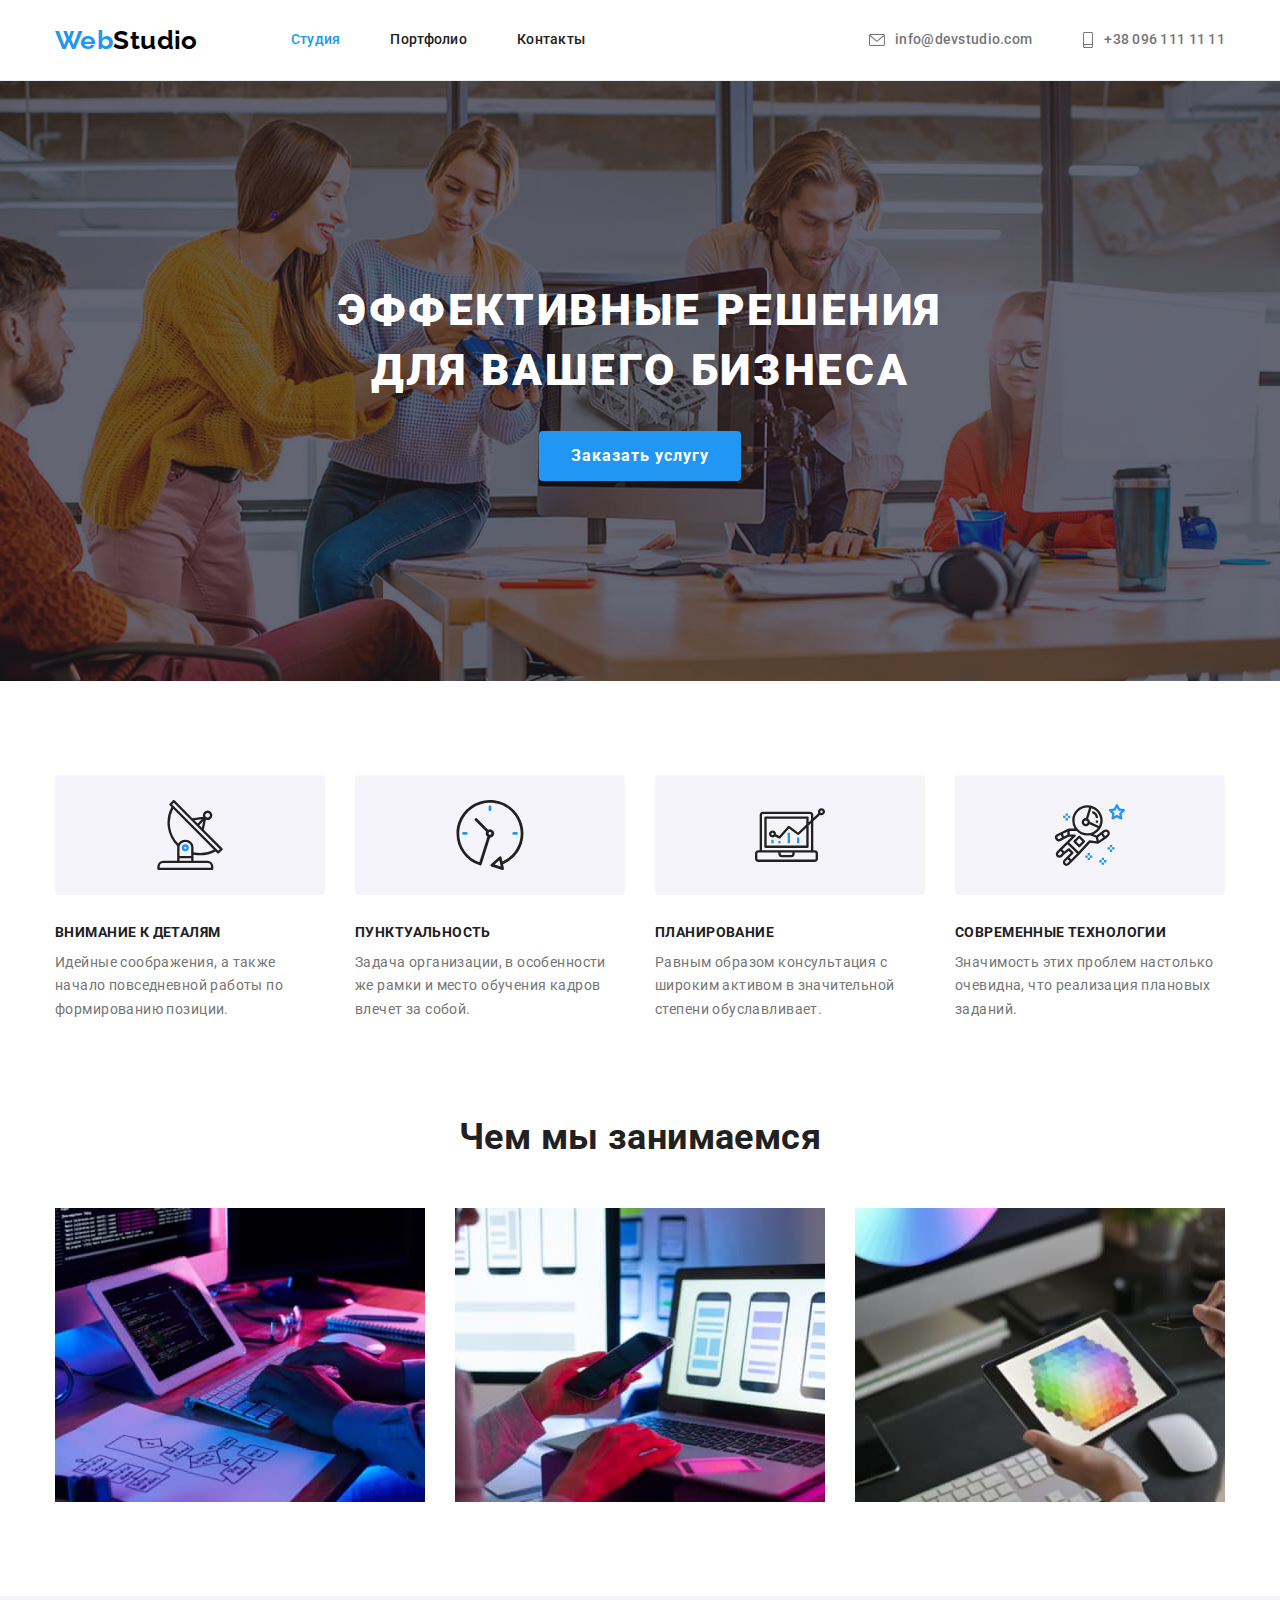
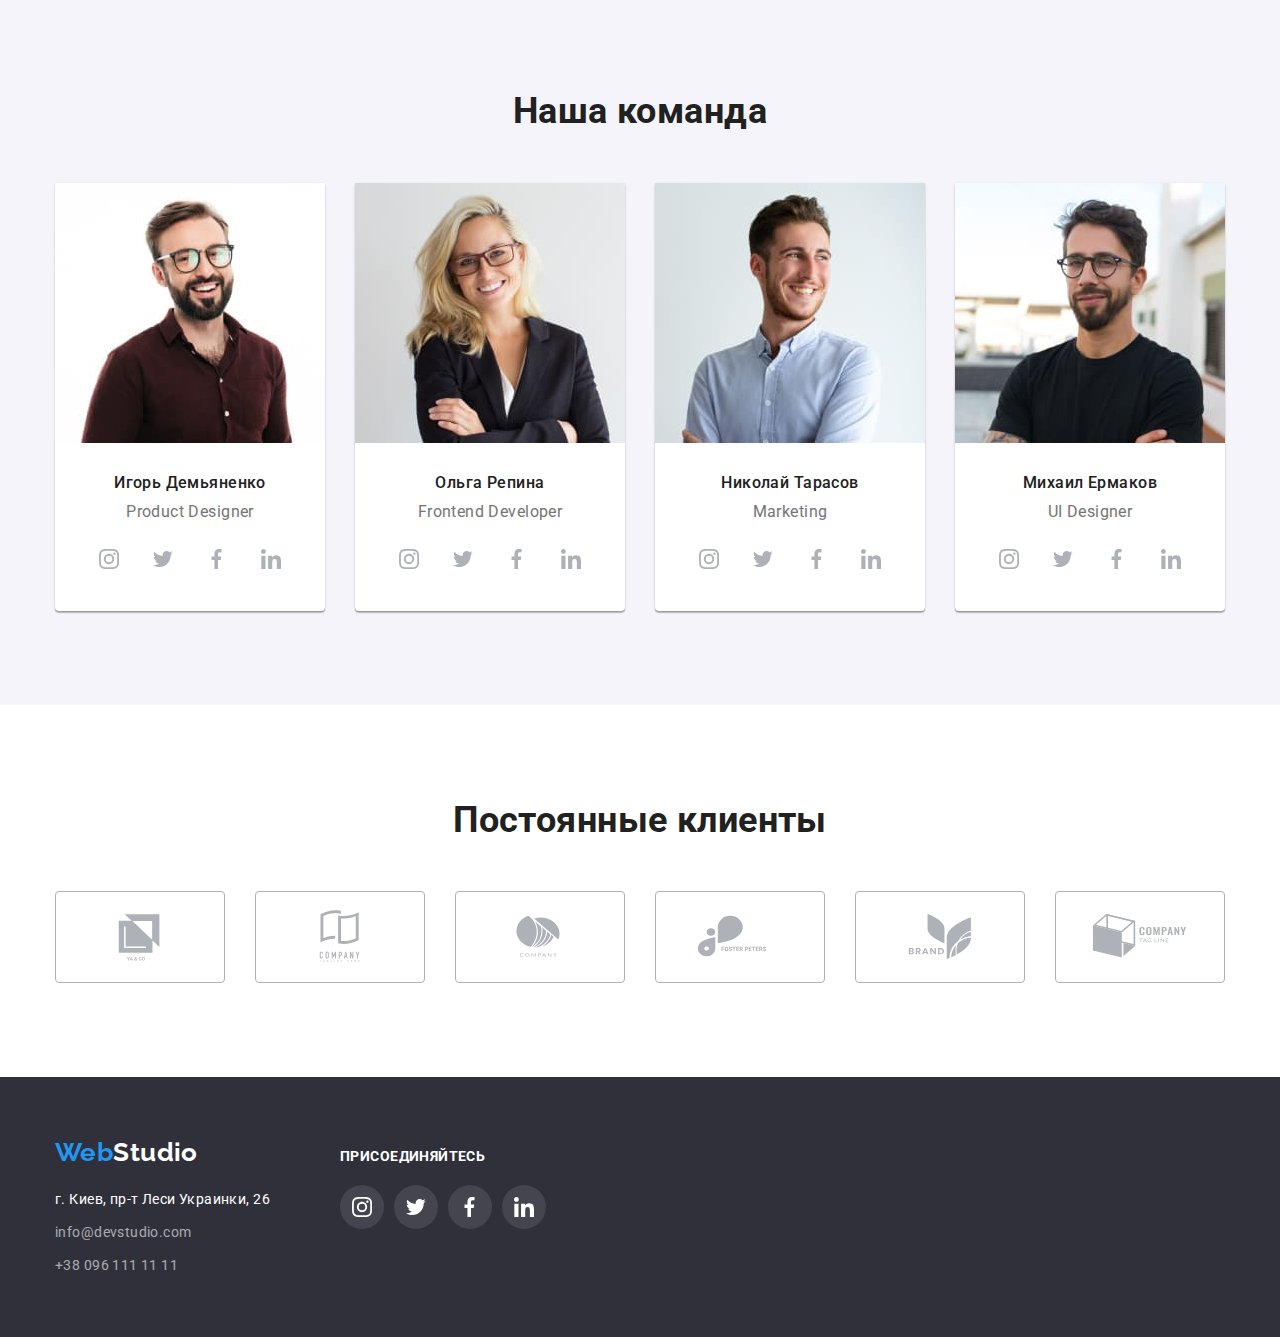
<file: index.html>
<!DOCTYPE html>
<html lang="ru">
  <head>
    <meta charset="UTF-8" />
    <meta http-equiv="X-UA-Compatible" content="IE=edge" />
    <meta name="viewport" content="width=device-width, initial-scale=1.0" />
    <title>Студия</title>
    <link
      rel="stylesheet"
      href="https://cdnjs.cloudflare.com/ajax/libs/modern-normalize/1.1.0/modern-normalize.min.css"
    />
    <link
      href="https://fonts.googleapis.com/css2?family=Raleway:wght@700&family=Roboto:wght@400;500;700;900&display=swap"
      rel="stylesheet"
    />
    <link rel="stylesheet" href="./css/styles.css" />
  </head>
  <body>
    <!-- header сайту -->
    <header class="header">
      <div class="container">
        <div class="header-container-nav">
          <a href="./index.html" class="logo">Web<span class="span-black">Studio</span></a>
          <nav class="header-nav">
            <ul class="header-nav-list">
              <li class="header-nav-item">
                <a href="./index.html" class="header-nav-link nav-active">Студия</a>
              </li>
              <li class="header-nav-item">
                <a href="./portfolio.html" class="header-nav-link">Портфолио</a>
              </li>
              <li class="header-nav-item"><a href="" class="header-nav-link">Контакты</a></li>
            </ul>
          </nav>
        </div>
        <ul class="header-contact-list">
          <li class="header-contact-item">
            <a href="mailto:info@devstudio.com" class="header-contact-link">
              <svg class="header-contact-item-icon" width="16" height="12">
                <use href="./images/icons.svg#icon-mail"></use>
              </svg>
              info@devstudio.com
            </a>
          </li>
          <li class="header-contact-item">
            <a href="tel:+380961111111" class="header-contact-link">
              <svg class="header-contact-item-icon" width="12" height="16">
                <use href="./images/icons.svg#icon-phone"></use>
              </svg>
              +38 096 111 11 11
            </a>
          </li>
        </ul>
      </div>
    </header>

    <!-- main сторінки -->
    <main>
      <!-- Герой -->
      <section class="hero">
        <div class="container">
          <h1 class="hero-title">
            Эффективные решения <br />
            для вашего бизнеса
          </h1>
          <button type="button" class="btn btn-hero">Заказать услугу</button>
        </div>
      </section>

      <!-- Преимущества -->
      <section class="section">
        <div class="container">
          <h2 class="visually-hidden">Преимущества</h2>
          <ul class="advantages-list">
            <li class="advantages-item">
              <div class="advantages-img-bcg">
                <svg class="advantages-img">
                  <use href="./images/icons.svg#icon-antenna"></use>
                </svg>
              </div>
              <h3 class="advantages-title">Внимание к деталям</h3>
              <p class="advantages-desc">
                Идейные соображения, а также начало повседневной работы по формированию позиции.
              </p>
            </li>
            <li class="advantages-item">
              <div class="advantages-img-bcg">
                <svg class="advantages-img">
                  <use href="./images/icons.svg#icon-clock"></use>
                </svg>
              </div>
              <h3 class="advantages-title">Пунктуальность</h3>
              <p class="advantages-desc">
                Задача организации, в особенности же рамки и место обучения кадров влечет за собой.
              </p>
            </li>
            <li class="advantages-item">
              <div class="advantages-img-bcg">
                <svg class="advantages-img">
                  <use href="./images/icons.svg#icon-diagram"></use>
                </svg>
              </div>
              <h3 class="advantages-title">Планирование</h3>
              <p class="advantages-desc">
                Равным образом консультация с широким активом в значительной степени обуславливает.
              </p>
            </li>
            <li class="advantages-item">
              <div class="advantages-img-bcg">
                <svg class="advantages-img">
                  <use href="./images/icons.svg#icon-astronaut"></use>
                </svg>
              </div>
              <h3 class="advantages-title">Современные технологии</h3>
              <p class="advantages-desc">
                Значимость этих проблем настолько очевидна, что реализация плановых заданий.
              </p>
            </li>
          </ul>
        </div>
      </section>

      <!-- Чем мы занимаемся -->
      <section class="section activity-container">
        <div class="container">
          <h2 class="section-title">Чем мы занимаемся</h2>
          <ul class="activity-list">
            <li class="activity-item">
              <img
                src="./images/programming.jpg"
                alt="Процесс создания программного обеспечения"
                width="370"
              />
            </li>
            <li class="activity-item">
              <img src="./images/qa.jpg" alt="Как мы тестируем наши проекты" width="370" />
            </li>
            <li class="activity-item">
              <img
                src="./images/design.jpg"
                alt="Процесс создания индивидуального дизайна"
                width="370"
              />
            </li>
          </ul>
        </div>
      </section>

      <!-- Наша команда -->
      <section class="team section">
        <div class="container">
          <h2 class="section-title">Наша команда</h2>
          <ul class="team-list">
            <li class="team-item">
              <img src="./images/ihor.jpg" alt="Игорь Демьяненко продукт дизайнер" width="270" />
              <div class="team-div-desc">
                <h3 class="team-member-title">Игорь Демьяненко</h3>
                <p class="team-member-desc">Product Designer</p>
                <ul class="social-list">
                  <li class="social-item">
                    <a
                      class="social-link"
                      href="https://www.instagram.com/"
                      target="_blank"
                      rel="noopener noreferrer"
                    >
                      <svg class="social-link-svg">
                        <use href="./images/icons.svg#icon-instagram"></use>
                      </svg>
                    </a>
                  </li>
                  <li class="social-item">
                    <a
                      class="social-link"
                      href="https://twitter.com/"
                      target="_blank"
                      rel="noopener noreferrer"
                    >
                      <svg class="social-link-svg">
                        <use href="./images/icons.svg#icon-twitter"></use>
                      </svg>
                    </a>
                  </li>
                  <li class="social-item">
                    <a
                      class="social-link"
                      href="facebook.com"
                      target="_blank"
                      rel="noopener norferrer"
                    >
                      <svg class="social-link-svg">
                        <use href="./images/icons.svg#icon-facebook"></use>
                      </svg>
                    </a>
                  </li>
                  <li class="social-item">
                    <a
                      class="social-link"
                      href="https://linkedin.com/"
                      target="_blank"
                      rel="noopener noreferrer"
                    >
                      <svg class="social-link-svg">
                        <use href="./images/icons.svg#icon-linkedin"></use>
                      </svg>
                    </a>
                  </li>
                </ul>
              </div>
            </li>
            <li class="team-item">
              <img src="./images/olha.jpg" alt="Ольга Репина фронтент разработчик" width="270" />
              <div class="team-div-desc">
                <h3 class="team-member-title">Ольга Репина</h3>
                <p class="team-member-desc">Frontend Developer</p>
                <ul class="social-list">
                  <li class="social-item">
                    <a
                      class="social-link"
                      href="https://www.instagram.com/"
                      target="_blank"
                      rel="noopener noreferrer"
                    >
                      <svg class="social-link-svg">
                        <use href="./images/icons.svg#icon-instagram"></use>
                      </svg>
                    </a>
                  </li>
                  <li class="social-item">
                    <a
                      class="social-link"
                      href="https://twitter.com/"
                      target="_blank"
                      rel="noopener noreferrer"
                    >
                      <svg class="social-link-svg">
                        <use href="./images/icons.svg#icon-twitter"></use>
                      </svg>
                    </a>
                  </li>
                  <li class="social-item">
                    <a
                      class="social-link"
                      href="facebook.com"
                      target="_blank"
                      rel="noopener norferrer"
                    >
                      <svg class="social-link-svg">
                        <use href="./images/icons.svg#icon-facebook"></use>
                      </svg>
                    </a>
                  </li>
                  <li class="social-item">
                    <a
                      class="social-link"
                      href="https://linkedin.com/"
                      target="_blank"
                      rel="noopener noreferrer"
                    >
                      <svg class="social-link-svg">
                        <use href="./images/icons.svg#icon-linkedin"></use>
                      </svg>
                    </a>
                  </li>
                </ul>
              </div>
            </li>
            <li class="team-item">
              <img src="./images/myhail.jpg" alt="Николай Тарасов маркетинг" width="270" />
              <div class="team-div-desc">
                <h3 class="team-member-title">Николай Тарасов</h3>
                <p class="team-member-desc">Marketing</p>
                <ul class="social-list">
                  <li class="social-item">
                    <a
                      class="social-link"
                      href="https://www.instagram.com/"
                      target="_blank"
                      rel="noopener noreferrer"
                    >
                      <svg class="social-link-svg">
                        <use href="./images/icons.svg#icon-instagram"></use>
                      </svg>
                    </a>
                  </li>
                  <li class="social-item">
                    <a
                      class="social-link"
                      href="https://twitter.com/"
                      target="_blank"
                      rel="noopener noreferrer"
                    >
                      <svg class="social-link-svg">
                        <use href="./images/icons.svg#icon-twitter"></use>
                      </svg>
                    </a>
                  </li>
                  <li class="social-item">
                    <a
                      class="social-link"
                      href="facebook.com"
                      target="_blank"
                      rel="noopener norferrer"
                    >
                      <svg class="social-link-svg">
                        <use href="./images/icons.svg#icon-facebook"></use>
                      </svg>
                    </a>
                  </li>
                  <li class="social-item">
                    <a
                      class="social-link"
                      href="https://linkedin.com/"
                      target="_blank"
                      rel="noopener noreferrer"
                    >
                      <svg class="social-link-svg">
                        <use href="./images/icons.svg#icon-linkedin"></use>
                      </svg>
                    </a>
                  </li>
                </ul>
              </div>
            </li>
            <li class="team-item">
              <img
                src="./images/nikilaj.jpg"
                class="team-member-img"
                alt="Михаил Ермаков дизайнер"
                width="270"
              />
              <div class="team-div-desc">
                <h3 class="team-member-title">Михаил Ермаков</h3>
                <p class="team-member-desc">UI Designer</p>
                <ul class="social-list">
                  <li class="social-item">
                    <a
                      class="social-link"
                      href="https://www.instagram.com/"
                      target="_blank"
                      rel="noopener noreferrer"
                    >
                      <svg class="social-link-svg">
                        <use href="./images/icons.svg#icon-instagram"></use>
                      </svg>
                    </a>
                  </li>
                  <li class="social-item">
                    <a
                      class="social-link"
                      href="https://twitter.com/"
                      target="_blank"
                      rel="noopener noreferrer"
                    >
                      <svg class="social-link-svg">
                        <use href="./images/icons.svg#icon-twitter"></use>
                      </svg>
                    </a>
                  </li>
                  <li class="social-item">
                    <a
                      class="social-link"
                      href="facebook.com"
                      target="_blank"
                      rel="noopener norferrer"
                    >
                      <svg class="social-link-svg">
                        <use href="./images/icons.svg#icon-facebook"></use>
                      </svg>
                    </a>
                  </li>
                  <li class="social-item">
                    <a
                      class="social-link"
                      href="https://linkedin.com/"
                      target="_blank"
                      rel="noopener noreferrer"
                    >
                      <svg class="social-link-svg">
                        <use href="./images/icons.svg#icon-linkedin"></use>
                      </svg>
                    </a>
                  </li>
                </ul>
              </div>
            </li>
          </ul>
        </div>
      </section>

      <!-- Постоянные клиенты -->
      <section class="section">
        <div class="container">
          <h2 class="section-title">Постоянные клиенты</h2>
          <ul class="our-clients">
            <li class="our-clients-item">
              <a href="" class="our-clients-link">
                <svg class="our-clients-logo">
                  <use href="./images/icons.svg#icon-ya-co"></use>
                </svg>
              </a>
            </li>
            <li class="our-clients-item">
              <a href="" class="our-clients-link">
                <svg class="our-clients-logo">
                  <use href="./images/icons.svg#icon-tagline-company"></use>
                </svg>
              </a>
            </li>
            <li class="our-clients-item">
              <a href="" class="our-clients-link">
                <svg class="our-clients-logo">
                  <use href="./images/icons.svg#icon-company"></use>
                </svg>
              </a>
            </li>
            <li class="our-clients-item">
              <a href="" class="our-clients-link">
                <svg class="our-clients-logo">
                  <use href="./images/icons.svg#icon-foster-peters"></use>
                </svg>
              </a>
            </li>
            <li class="our-clients-item">
              <a href="" class="our-clients-link">
                <svg class="our-clients-logo">
                  <use href="./images/icons.svg#icon-brand"></use>
                </svg>
              </a>
            </li>
            <li class="our-clients-item">
              <a href="" class="our-clients-link">
                <svg class="our-clients-logo">
                  <use href="./images/icons.svg#icon-company-tag-line"></use>
                </svg>
              </a>
            </li>
          </ul>
        </div>
      </section>
    </main>

    <!-- footer сайту -->
    <footer class="footer">
      <div class="container">
        <div class="footer-left-container">
          <a href="./index.html" class="logo logo-footer"
            >Web<span class="span-white">Studio</span></a
          >
          <address class="footer-address">
            <ul>
              <li>
                <a
                  href="https://goo.gl/maps/K3Pn72QrReQsGpMP8"
                  class="footer-address-link"
                  target="_blank"
                  rel="noopener noreferrer"
                  >г. Киев, пр-т Леси Украинки, 26</a
                >
              </li>
              <li>
                <a href="mailto:info@devstudio.com" class="footer-contact-link"
                  >info@devstudio.com</a
                >
              </li>
              <li><a href="tel:+380961111111" class="footer-contact-link">+38 096 111 11 11</a></li>
            </ul>
          </address>
        </div>
        <div class="footer-center-container">
          <h3 class="footer-center-title">Присоединяйтесь</h3>
          <ul class="social-list">
            <li class="social-item">
              <a
                class="social-link footer-social"
                href="https://www.instagram.com/"
                target="_blank"
                rel="noopener noreferrer"
              >
                <svg class="social-link-svg">
                  <use href="./images/icons.svg#icon-instagram"></use>
                </svg>
              </a>
            </li>
            <li class="social-item">
              <a
                class="social-link footer-social"
                href="https://twitter.com/"
                target="_blank"
                rel="noopener noreferrer"
              >
                <svg class="social-link-svg">
                  <use href="./images/icons.svg#icon-twitter"></use>
                </svg>
              </a>
            </li>
            <li class="social-item">
              <a
                class="social-link footer-social"
                href="facebook.com"
                target="_blank"
                rel="noopener norferrer"
              >
                <svg class="social-link-svg">
                  <use href="./images/icons.svg#icon-facebook"></use>
                </svg>
              </a>
            </li>
            <li class="social-item">
              <a
                class="social-link footer-social"
                href="https://linkedin.com/"
                target="_blank"
                rel="noopener noreferrer"
              >
                <svg class="social-link-svg">
                  <use href="./images/icons.svg#icon-linkedin"></use>
                </svg>
              </a>
            </li>
          </ul>
        </div>
      </div>
    </footer>
  </body>
</html>
</file>
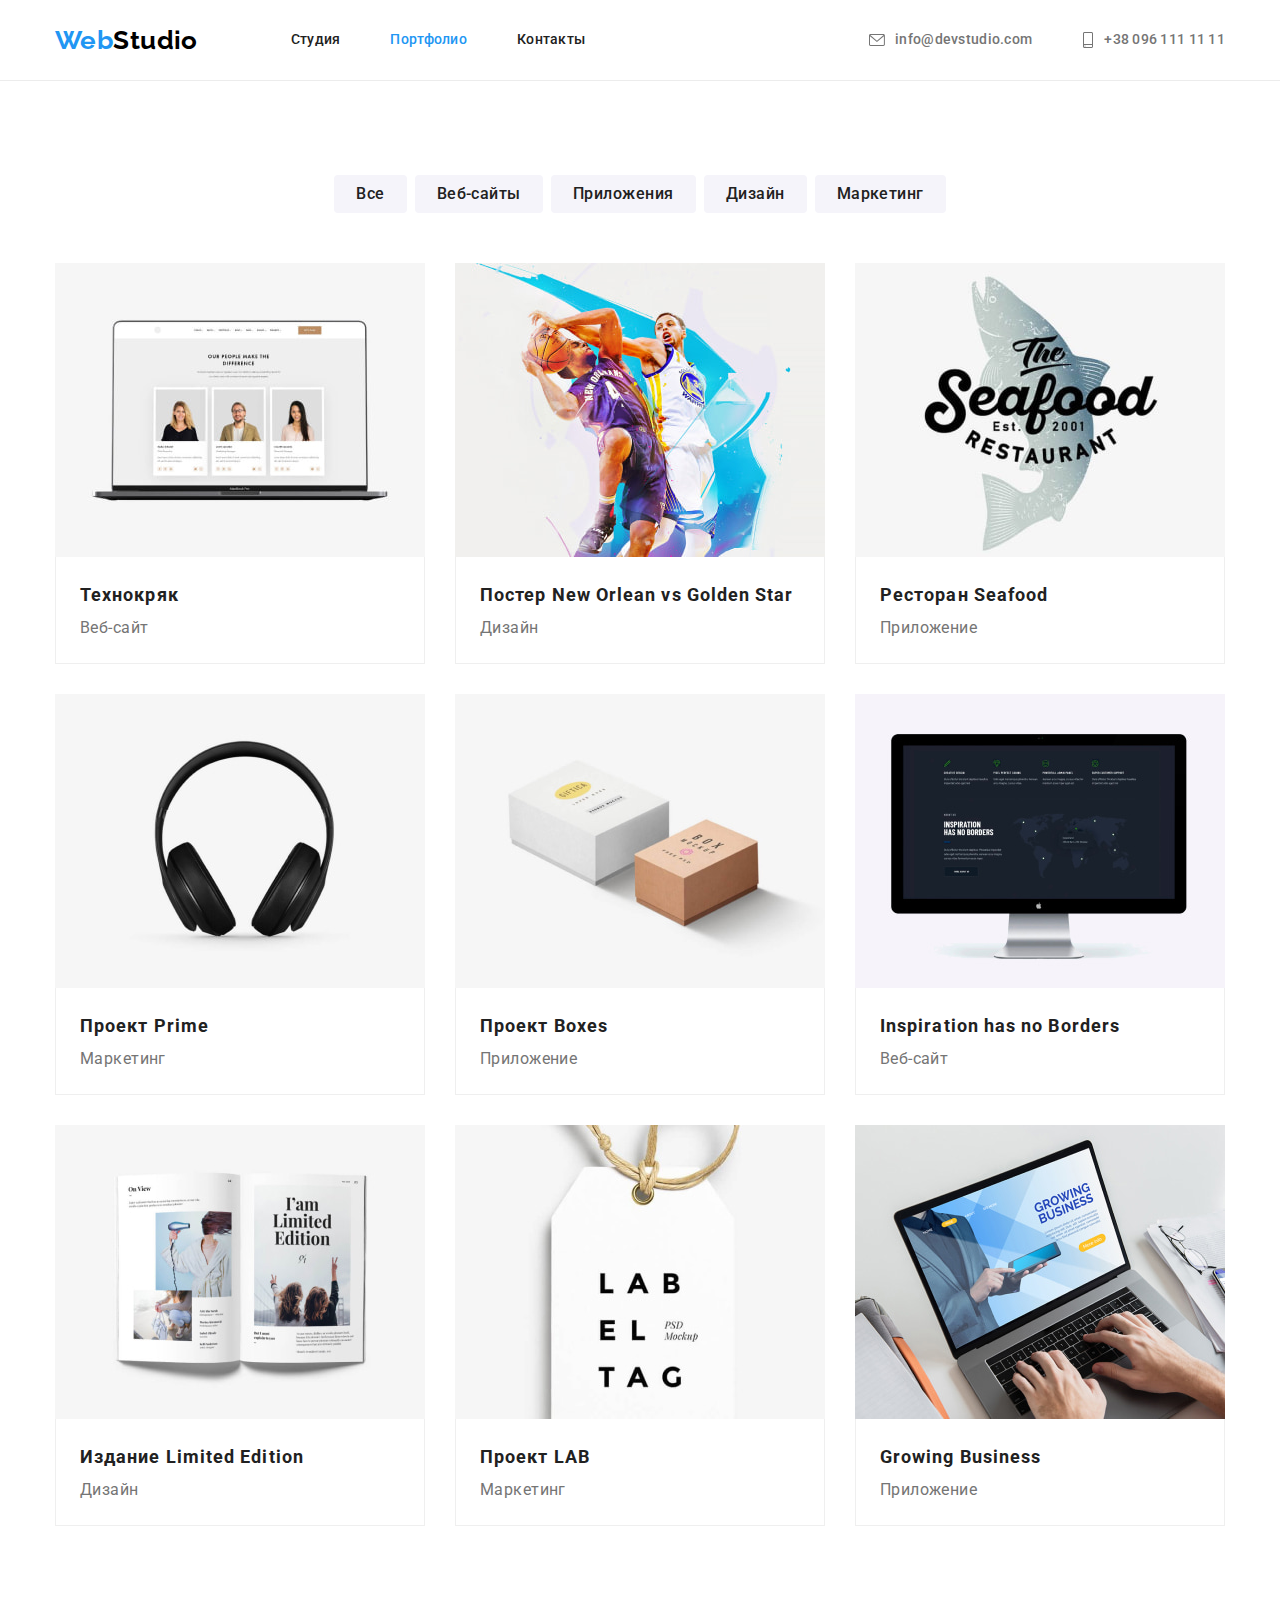
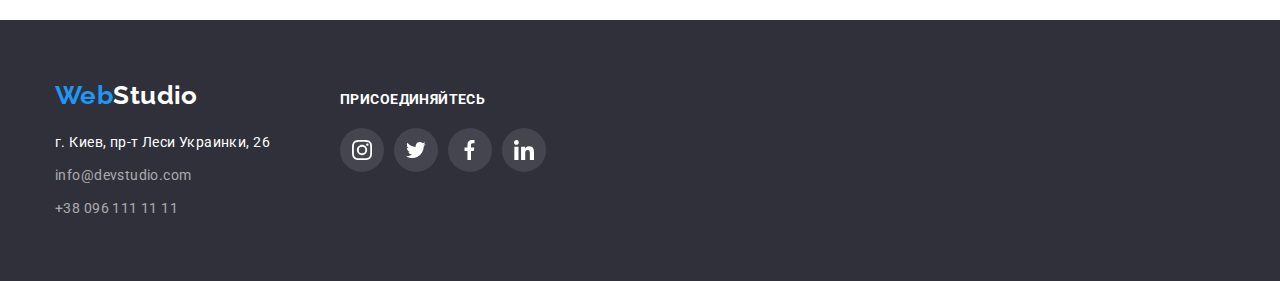
<file: portfolio.html>
<!DOCTYPE html>
<html lang="ru">
  <head>
    <meta charset="UTF-8" />
    <meta http-equiv="X-UA-Compatible" content="IE=edge" />
    <meta name="viewport" content="width=device-width, initial-scale=1.0" />
    <title>Портфолио</title>
    <link
      rel="stylesheet"
      href="https://cdnjs.cloudflare.com/ajax/libs/modern-normalize/1.1.0/modern-normalize.min.css"
    />
    <link
      href="https://fonts.googleapis.com/css2?family=Raleway:wght@700&family=Roboto:wght@400;500;700;900&display=swap"
      rel="stylesheet"
    />
    <link rel="stylesheet" href="./css/styles.css" />
  </head>
  <body>
    <!-- header сайту -->
    <header class="header">
      <div class="container">
        <div class="header-container-nav">
          <a href="./index.html" class="logo">Web<span class="span-black">Studio</span></a>
          <nav class="header-nav">
            <ul class="header-nav-list">
              <li class="header-nav-item">
                <a href="./index.html" class="header-nav-link">Студия</a>
              </li>
              <li class="header-nav-item">
                <a href="./portfolio.html" class="header-nav-link nav-active">Портфолио</a>
              </li>
              <li class="header-nav-item"><a href="" class="header-nav-link">Контакты</a></li>
            </ul>
          </nav>
        </div>
        <ul class="header-contact-list">
          <li class="header-contact-item">
            <a href="mailto:info@devstudio.com" class="header-contact-link">
              <svg class="header-contact-item-icon" width="16" height="12">
                <use href="./images/icons.svg#icon-mail"></use>
              </svg>
              info@devstudio.com
            </a>
          </li>
          <li class="header-contact-item">
            <a href="tel:+380961111111" class="header-contact-link">
              <svg class="header-contact-item-icon" width="12" height="16">
                <use href="./images/icons.svg#icon-phone"></use>
              </svg>
              +38 096 111 11 11
            </a>
          </li>
        </ul>
      </div>
    </header>

    <!-- main сторінки -->
    <main>
      <!-- section портфоліо (заголовок h1 потрібно сховати) -->
      <section class="section">
        <div class="container">
          <h1 class="visually-hidden">Примеры работ (нужно скрыть)</h1>
          <ul class="works-nav">
            <li class="works-item-nav"><button type="button" class="btn works-btn">Все</button></li>
            <li class="works-item-nav">
              <button type="button" class="btn works-btn">Веб-сайты</button>
            </li>
            <li class="works-item-nav">
              <button type="button" class="btn works-btn">Приложения</button>
            </li>
            <li class="works-item-nav">
              <button type="button" class="btn works-btn">Дизайн</button>
            </li>
            <li class="works-item-nav">
              <button type="button" class="btn works-btn">Маркетинг</button>
            </li>
          </ul>

          <ul class="works-item-list">
            <li class="works-item">
              <a href="" class="works-item-link">
                <img src="./images/technocrack.jpg" alt="Веб-сайт фирмы Технокряк" width="370" />
                <div class="works-item-desc">
                  <h2 class="works-item-title">Технокряк</h2>
                  <p class="works-item-desc-text">Веб-сайт</p>
                </div>
              </a>
            </li>
            <li class="works-item">
              <a href="" class="works-item-link">
                <img
                  src="./images/poster-new-orlean.jpg"
                  alt="Дизайн постера New Orlean vs Golden Star"
                  width="370"
                />
                <div class="works-item-desc">
                  <h2 class="works-item-title">Постер New Orlean vs Golden Star</h2>
                  <p class="works-item-desc-text">Дизайн</p>
                </div>
              </a>
            </li>
            <li class="works-item">
              <a href="" class="works-item-link">
                <img
                  src="./images/restaurant-seafood.jpg"
                  alt="Приложение ресторана Seafood"
                  width="370"
                />
                <div class="works-item-desc">
                  <h2 class="works-item-title">Ресторан Seafood</h2>
                  <p class="works-item-desc-text">Приложение</p>
                </div>
              </a>
            </li>
            <li class="works-item">
              <a href="" class="works-item-link">
                <img
                  src="./images/project-prime.jpg"
                  alt="Маркетинг для проекта Prime"
                  width="370"
                />
                <div class="works-item-desc">
                  <h2 class="works-item-title">Проект Prime</h2>
                  <p class="works-item-desc-text">Маркетинг</p>
                </div>
              </a>
            </li>
            <li class="works-item">
              <a href="" class="works-item-link">
                <img src="./images/project-boxes.jpg" alt="Приложение для Boxes" width="370" />
                <div class="works-item-desc">
                  <h2 class="works-item-title">Проект Boxes</h2>
                  <p class="works-item-desc-text">Приложение</p>
                </div>
              </a>
            </li>
            <li class="works-item">
              <a href="" class="works-item-link">
                <img
                  src="./images/inspiration-has-no-borders.jpg"
                  alt="Веб-сайт Inspiration has no Borders"
                  width="370"
                />
                <div class="works-item-desc">
                  <h2 class="works-item-title">Inspiration has no Borders</h2>
                  <p class="works-item-desc-text">Веб-сайт</p>
                </div>
              </a>
            </li>
            <li class="works-item">
              <a href="" class="works-item-link">
                <img
                  src="./images/publisher-limited-edition.jpg"
                  alt="Дизайн для издания Limited Edition"
                  width="370"
                />
                <div class="works-item-desc">
                  <h2 class="works-item-title">Издание Limited Edition</h2>
                  <p class="works-item-desc-text">Дизайн</p>
                </div>
              </a>
            </li>
            <li class="works-item">
              <a href="" class="works-item-link">
                <img src="./images/project-lab.jpg" alt="Маркетинг для проекта LAB" width="370" />
                <div class="works-item-desc">
                  <h2 class="works-item-title">Проект LAB</h2>
                  <p class="works-item-desc-text">Маркетинг</p>
                </div>
              </a>
            </li>
            <li class="works-item">
              <a href="" class="works-item-link">
                <img
                  src="./images/growing-business.jpg"
                  alt="Приложение для Growing Business"
                  width="370"
                />
                <div class="works-item-desc">
                  <h2 class="works-item-title">Growing Business</h2>
                  <p class="works-item-desc-text">Приложение</p>
                </div>
              </a>
            </li>
          </ul>
        </div>
      </section>
    </main>

    <!-- footer сайту -->
    <footer class="footer">
      <div class="container">
        <div class="footer-left-container">
          <a href="./index.html" class="logo logo-footer"
            >Web<span class="span-white">Studio</span></a
          >
          <address class="footer-address">
            <ul>
              <li>
                <a
                  href="https://goo.gl/maps/K3Pn72QrReQsGpMP8"
                  class="footer-address-link"
                  target="_blank"
                  rel="noopener noreferrer"
                  >г. Киев, пр-т Леси Украинки, 26</a
                >
              </li>
              <li>
                <a href="mailto:info@devstudio.com" class="footer-contact-link"
                  >info@devstudio.com</a
                >
              </li>
              <li><a href="tel:+380961111111" class="footer-contact-link">+38 096 111 11 11</a></li>
            </ul>
          </address>
        </div>
        <div class="footer-center-container">
          <h3 class="footer-center-title">Присоединяйтесь</h3>
          <ul class="social-list">
            <li class="social-item">
              <a
                class="social-link footer-social"
                href="https://www.instagram.com/"
                target="_blank"
                rel="noopener noreferrer"
              >
                <svg class="social-link-svg">
                  <use href="./images/icons.svg#icon-instagram"></use>
                </svg>
              </a>
            </li>
            <li class="social-item">
              <a
                class="social-link footer-social"
                href="https://twitter.com/"
                target="_blank"
                rel="noopener noreferrer"
              >
                <svg class="social-link-svg">
                  <use href="./images/icons.svg#icon-twitter"></use>
                </svg>
              </a>
            </li>
            <li class="social-item">
              <a
                class="social-link footer-social"
                href="facebook.com"
                target="_blank"
                rel="noopener norferrer"
              >
                <svg class="social-link-svg">
                  <use href="./images/icons.svg#icon-facebook"></use>
                </svg>
              </a>
            </li>
            <li class="social-item">
              <a
                class="social-link footer-social"
                href="https://linkedin.com/"
                target="_blank"
                rel="noopener noreferrer"
              >
                <svg class="social-link-svg">
                  <use href="./images/icons.svg#icon-linkedin"></use>
                </svg>
              </a>
            </li>
          </ul>
        </div>
      </div>
    </footer>
  </body>
</html>
</file>
<file: css/styles.css>
:root {
  --background-color: #ffffff;
  --background-select-color: #f5f4fa;
  --accent-color: #2196f3;
  --body-text-color: #757575;
  --body-title-color: #212121;
  --hero-title-color: #ffffff;
  --button-hover-text-color: #ffffff;
  --footer-color: #2f303a;
  --copyright-link-color: rgba(255, 255, 255, 0.6);
  --color-white: #ffffff;
  --color-black: #000000;
  --icon-color: #afb1b8;
}

/* Скидання стилів */

h1,
h2,
h3,
h4,
h5,
h6,
p,
ul,
li {
  margin: 0;
}

img {
  display: block;
  width: 100%;
  height: auto;
}

ul {
  padding: 0;
  list-style: none;
}

a {
  text-decoration: none;
}

.container {
  width: 1200px;
  padding: 0 15px;
  margin: 0 auto;
}

body {
  font-family: 'Roboto', sans-serif;
  font-size: 14px;
  letter-spacing: 0.03em;
  color: var(--body-text-color);
  background-color: var(--background-color);
}

/* Стилізація header i footer */
.header {
  border-bottom: 1px solid #ececec;
}

.header > .container {
  display: flex;
  align-items: center;
  justify-content: space-between;
}

.logo {
  font-family: 'Raleway', sans-serif;
  font-weight: 700;
  font-size: 26px;
  line-height: 1.19;
  color: var(--accent-color);
}

.span-black {
  color: var(--color-black);
}

/* Стилізація навігації */
.header-container-nav {
  display: inline-flex;
  align-items: center;
}

.header-nav {
  margin-left: 93px;
}

.header-nav-list {
  display: inline-flex;
}

.header-nav-item:not(:last-child),
.header-contact-item:not(:last-child) {
  margin-right: 50px;
}

.header-nav-link,
.header-contact-link {
  display: block;
  font-weight: 500;
  line-height: 1.14;
  letter-spacing: 0.02em;
  padding: 32px 0;
}

.header-nav-link {
  color: var(--body-title-color);
}

.nav-active {
  color: var(--accent-color);
}

.header-contact-list {
  display: inline-flex;
}

.header-contact-item:hover .header-contact-item-icon {
  fill: var(--accent-color);
}

.header-contact-link {
  display: flex;
  align-items: center;
  color: var(--body-text-color);
}

.header-contact-item-icon {
  margin-right: 10px;
  fill: currentColor;
}

.header-contact-item .header-contact-link:hover,
.header-contact-item:hover .header-contact-link,
.header-contact-item .header-contact-link:focus,
.header-nav-item .header-nav-link:hover,
.header-nav-item .header-nav-link:focus,
.footer-contact-link:hover,
.footer-contact-link:focus,
.footer-address-link:hover,
.footer-address-link:focus {
  color: var(--accent-color);
}

/* Стилізація кнопок */
.btn {
  border: none;
  border-radius: 4px;
  font-family: inherit;
  font-weight: 500;
  font-size: 16px;
  line-height: 1.63;
  text-align: center;
  letter-spacing: 0.03em;
  color: var(--body-title-color);
  background-color: var(--background-select-color);
  cursor: pointer;
}

.btn-hero {
  padding: 10px 32px;
  font-weight: 700;
  line-height: 1.87;
  letter-spacing: 0.06em;
  color: var(--button-hover-text-color);
  background-color: var(--accent-color);
  box-shadow: 0px 4px 4px rgba(0, 0, 0, 0.15);
}

.btn-hero:hover,
.btn-hero:focus {
  background: #188ce8;
}

.works-btn {
  padding: 6px 22px;
}

.works-btn:active,
.works-btn:hover,
.works-btn:focus {
  background-color: var(--accent-color);
  color: var(--button-hover-text-color);
  box-shadow: 0px 3px 1px rgba(0, 0, 0, 0.1), 0px 1px 2px rgba(0, 0, 0, 0.08),
    0px 2px 2px rgba(0, 0, 0, 0.12);
}

/* Стилізація Героя */
.hero {
  padding-top: 200px;
  padding-bottom: 200px;
  background: linear-gradient(rgba(47, 48, 58, 0.4), rgba(47, 48, 58, 0.4)), url(../images/Img.jpg);
  background-repeat: no-repeat;
  background-position: center;
  background-size: 1600px;
  max-width: 1600px;
  margin: 0 auto;
}

.hero .container {
  text-align: center;
}

.hero-title {
  margin-bottom: 30px;
  font-weight: 900;
  font-size: 44px;
  line-height: 1.36;
  text-align: center;
  letter-spacing: 0.06em;
  text-transform: uppercase;
  color: var(--hero-title-color);
}

/* Стилізація Преимущества */
.section {
  padding-top: 94px;
  padding-bottom: 94px;
}

.visually-hidden {
  position: absolute;
  width: 1px;
  height: 1px;
  margin: -1px;
  border: 0;
  padding: 0;
  white-space: nowrap;
  clip-path: inset(100%);
  clip: rect(0 0 0 0);
  overflow: hidden;
}

.advantages-list {
  display: flex;
}

.advantages-item {
  width: 270px;
}

.advantages-item:not(:last-child) {
  margin-right: 30px;
}

.advantages-img-bcg {
  display: flex;
  align-items: center;
  justify-content: center;
  height: 120px;
  margin-bottom: 30px;
  background-color: var(--background-select-color);
  border-radius: 4px;
}
.advantages-img {
  width: 70px;
  height: 70px;
}

.advantages-title {
  margin-bottom: 10px;
  font-size: 14px;
  font-weight: 700;
  line-height: 1.14;
  text-transform: uppercase;
  color: var(--body-title-color);
}

.advantages-desc {
  line-height: 1.71;
}

/* Стилізація Чем мы занимаемся*/
.activity-container {
  padding-top: 0;
}

.section-title {
  margin-bottom: 50px;
  font-weight: 700;
  font-size: 36px;
  line-height: 1.17;
  text-align: center;
  color: var(--body-title-color);
}

.activity-list {
  display: flex;
}

.activity-item:not(:last-child) {
  margin-right: 30px;
}

/* Стилізація Наша команд*/
.team {
  background-color: var(--background-select-color);
}

.team-list {
  display: flex;
}

.team-item {
  width: 270px;
  border-radius: 0 0 4px 4px;
  background-color: var(--color-white);
  box-shadow: 0px 1px 3px rgba(0, 0, 0, 0.12), 0px 1px 1px rgba(0, 0, 0, 0.14),
    0px 2px 1px rgba(0, 0, 0, 0.2);
}

.team-item:not(:last-child) {
  margin-right: 30px;
}

.team-div-desc {
  padding-top: 30px;
  padding-bottom: 30px;
}

.team-member-title,
.team-member-desc {
  font-size: 16px;
  line-height: 1.19;
  text-align: center;
}

.team-member-title {
  margin-bottom: 10px;
  font-weight: 500;
  color: var(--body-title-color);
}

.team-member-desc {
  margin-bottom: 16px;
}

.social-list {
  display: flex;
  justify-content: center;
}
.social-item {
  width: 44px;
  height: 44px;
}

.social-item:not(:last-child) {
  margin-right: 10px;
}

.social-link {
  display: flex;
  align-items: center;
  justify-content: center;
  width: 100%;
  height: 100%;
  border-radius: 50%;
}

.social-link:hover,
.social-link:focus {
  background-color: var(--accent-color);
}

.social-link-svg {
  width: 20px;
  height: 20px;
  fill: var(--icon-color);
}

.social-link:hover .social-link-svg,
.social-link:focus .social-link-svg {
  fill: var(--color-white);
}

/* Стидізація Постоянние клиенты */
.our-clients {
  display: inline-flex;
}
.our-clients-item {
  width: 170px;
  height: 92px;
}

.our-clients-item:not(:last-child) {
  margin-right: 30px;
}
.our-clients-link {
  display: flex;
  justify-content: center;
  align-items: center;
  width: 100%;
  height: 100%;
  border: 1px solid var(--icon-color);
  border-radius: 4px;
}

.our-clients-logo {
  width: 106px;
  height: 60px;
  fill: var(--icon-color);
}

.our-clients-link:hover .our-clients-logo,
.our-clients-link:focus .our-clients-logo {
  fill: var(--accent-color);
}

.our-clients-link:hover,
.our-clients-link:focus {
  border-color: var(--accent-color);
}

/* Стилізація footer */

.footer {
  padding-top: 60px;
  padding-bottom: 60px;
  background-color: var(--footer-color);
}

.logo-footer {
  display: block;
  margin-bottom: 20px;
}

.span-white {
  color: var(--color-white);
}

.footer-address {
  font-style: normal;
}

.footer-address-link {
  display: block;
  line-height: 1.71;
  color: var(--color-white);
}

.footer-contact-link {
  display: block;
  line-height: 1.71;
  color: var(--copyright-link-color);
}

.footer-address li:not(:last-child) {
  margin-bottom: 9px;
}

.footer > .container {
  display: flex;
  align-items: baseline;
}

.footer-left-container {
  margin-right: 70px;
}

.footer-center-title {
  margin-bottom: 20px;
  font-size: 14px;
  line-height: 1.14;
  text-transform: uppercase;
  color: var(--color-white);
}

.footer-social {
  background-color: rgba(255, 255, 255, 0.1);
}

.footer-social > .social-link-svg {
  fill: var(--color-white);
}

/* Стилізація сторінки Портфолио */
.works-nav {
  display: flex;
  justify-content: center;
  margin-bottom: 50px;
}

.works-item-nav:not(:last-child) {
  margin-right: 8px;
}

.works-item-list {
  display: flex;
  flex-wrap: wrap;
  margin-top: -30px;
  margin-left: -30px;
}

.works-item-link {
  display: block;
}

.works-item-link:hover,
.works-item-link:focus {
  box-shadow: 0px 1px 1px rgba(0, 0, 0, 0.12), 0px 4px 4px rgba(0, 0, 0, 0.06),
    1px 4px 6px rgba(0, 0, 0, 0.16);
  cursor: pointer;
}

.works-item-list > .works-item {
  flex-basis: calc(100% / 3 - 30px);
  margin-top: 30px;
  margin-left: 30px;
}

.works-item-desc {
  padding: 20px 24px;
  background: var(--color-white);
  border-width: 0 1px 1px 1px;
  border-style: solid;
  border-color: #efefef;
}

.works-item-title {
  font-weight: 700;
  font-size: 18px;
  line-height: 2;
  letter-spacing: 0.06em;
  color: var(--body-title-color);
}

.works-item-desc-text {
  display: block;
  font-size: 16px;
  line-height: 1.87;
  color: var(--body-text-color);
}
</file>
